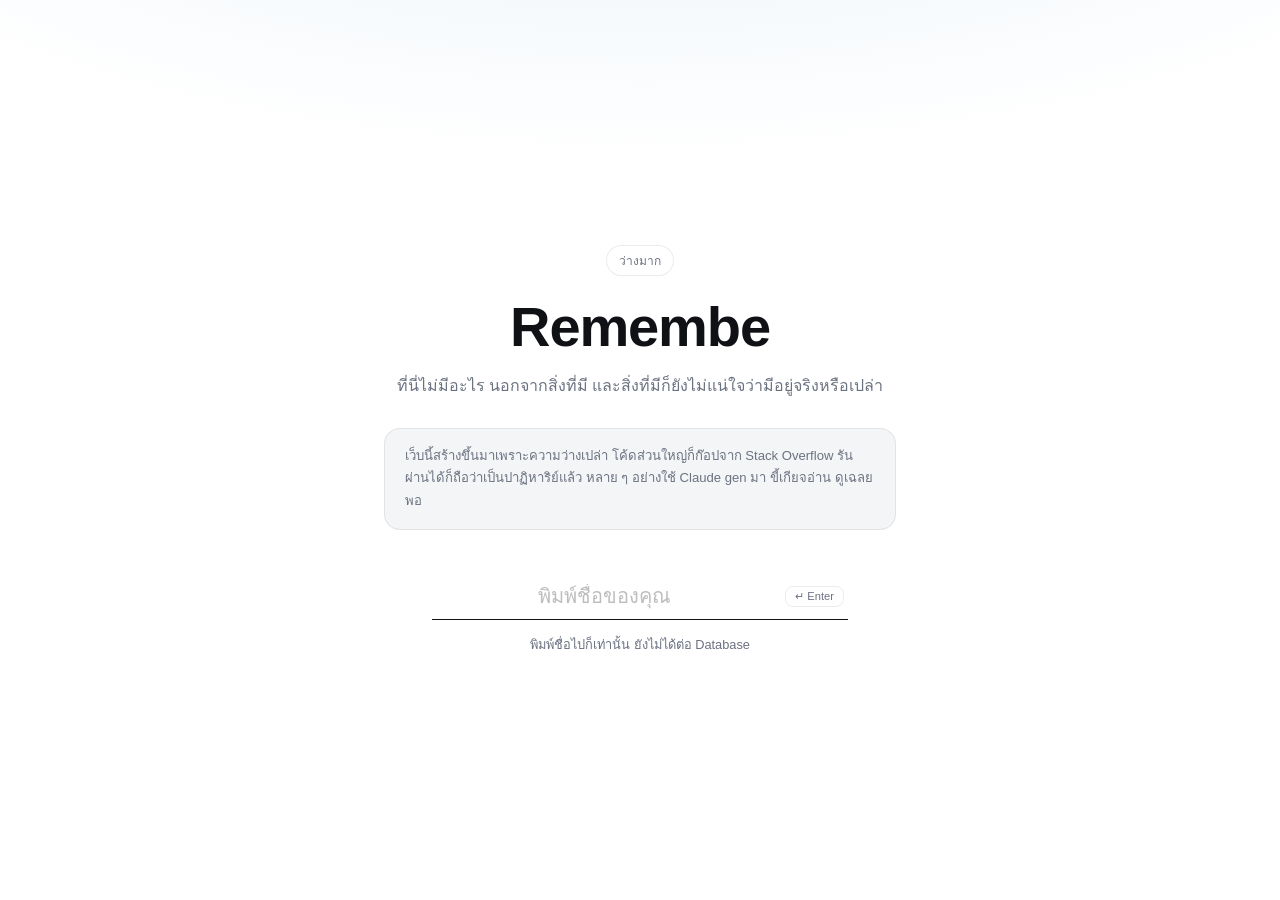
<file: index.html>
<!DOCTYPE html>
<html lang="th">
<head>
  <meta charset="UTF-8">
  <meta name="viewport" content="width=device-width, initial-scale=1.0">
  <title>Remembe</title>
  <link rel="stylesheet" href="site.css">
</head>
<body>
  <main class="gate">
    <div class="gate-inner">
      <span class="tag">ว่างมาก</span>

      <h1>Remembe</h1>
      <p class="lead">ที่นี่ไม่มีอะไร นอกจากสิ่งที่มี และสิ่งที่มีก็ยังไม่แน่ใจว่ามีอยู่จริงหรือเปล่า</p>

      <p class="disclaimer">เว็บนี้สร้างขึ้นมาเพราะความว่างเปล่า โค้ดส่วนใหญ่ก็ก๊อปจาก Stack Overflow รันผ่านได้ก็ถือว่าเป็นปาฏิหาริย์แล้ว หลาย ๆ อย่างใช้ Claude gen มา ขี้เกียจอ่าน ดูเฉลยพอ</p>

      <form class="gate-form" id="gate-form" novalidate>
        <div class="field" id="field">
          <input id="name" type="text" placeholder="พิมพ์ชื่อของคุณ" autocomplete="off" autofocus>
          <span class="enter-hint">↵ Enter</span>
        </div>
        <p class="gate-note">พิมพ์ชื่อไปก็เท่านั้น ยังไม่ได้ต่อ Database</p>
      </form>
    </div>
  </main>

  <script src="gate.js"></script>
</body>
</html>
</file>
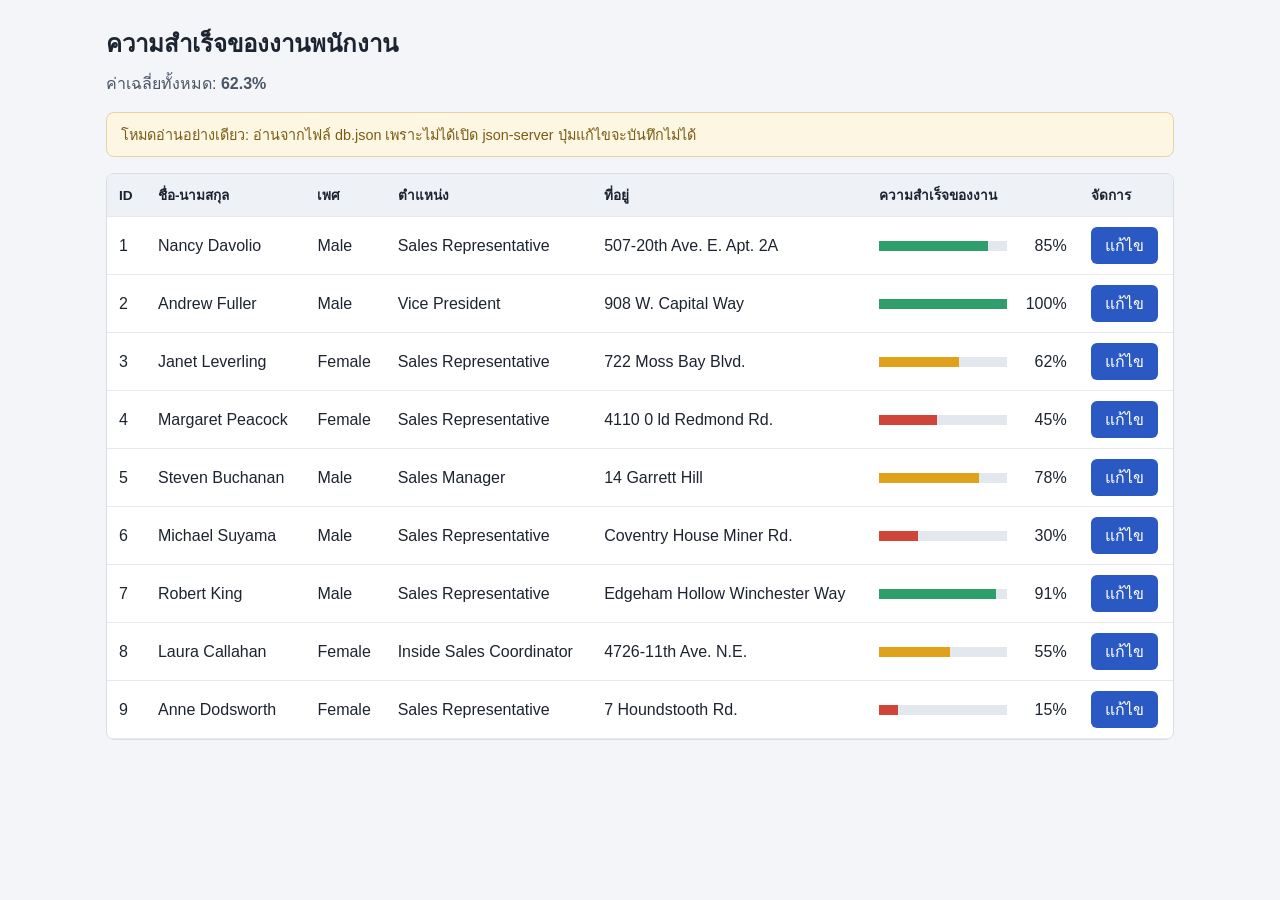
<file: exam1/solution/index.html>
<!DOCTYPE html>
<html lang="th">
<head>
  <meta charset="UTF-8">
  <meta name="viewport" content="width=device-width, initial-scale=1.0">
  <title>Employee Progress</title>
  <link rel="stylesheet" href="style.css">
</head>
<body>
  <main class="container">
    <h1>ความสำเร็จของงานพนักงาน</h1>
    <p class="summary">ค่าเฉลี่ยทั้งหมด: <strong id="avg">-</strong></p>
    <p id="status" class="status"></p>

    <div class="table-wrap">
      <table id="emp-table">
        <thead>
          <tr>
            <th>ID</th>
            <th>ชื่อ-นามสกุล</th>
            <th>เพศ</th>
            <th>ตำแหน่ง</th>
            <th>ที่อยู่</th>
            <th>ความสำเร็จของงาน</th>
            <th>จัดการ</th>
          </tr>
        </thead>
        <tbody></tbody>
      </table>
    </div>
  </main>

  <script src="app.js"></script>
</body>
</html>
</file>
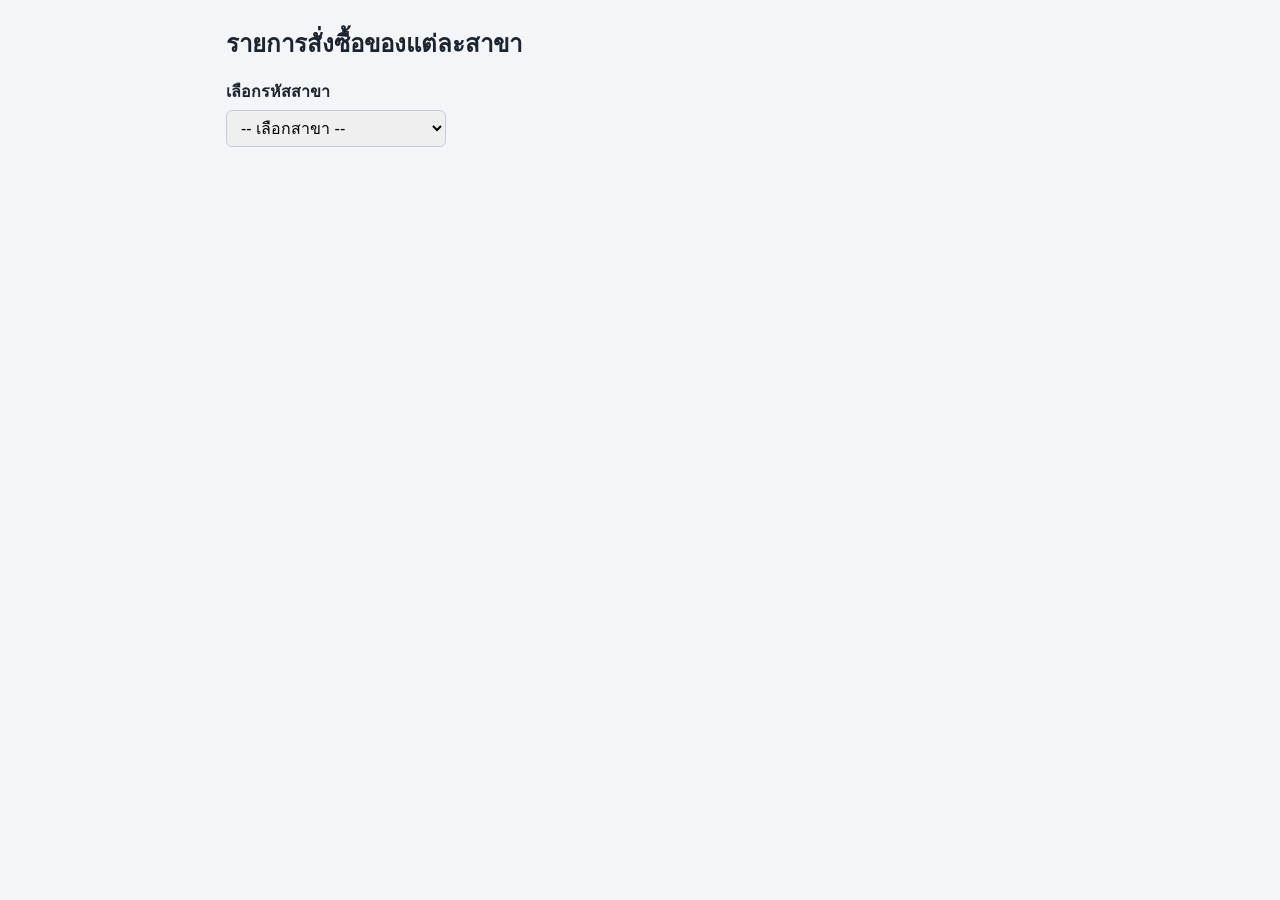
<file: exam2/solution/index.html>
<!DOCTYPE html>
<html lang="th">
<head>
  <meta charset="UTF-8">
  <meta name="viewport" content="width=device-width, initial-scale=1.0">
  <title>Branch Orders</title>
  <link rel="stylesheet" href="style.css">
</head>
<body>
  <main class="container">
    <h1>รายการสั่งซื้อของแต่ละสาขา</h1>

    <label for="branch-select">เลือกรหัสสาขา</label>
    <select id="branch-select">
      <option value="">-- เลือกสาขา --</option>
    </select>
    <p id="status" class="status"></p>

    <section id="detail" hidden>
      <dl class="info">
        <div><dt>ชื่อสาขา</dt><dd id="branchName"></dd></div>
        <div><dt>ภาค</dt><dd id="region"></dd></div>
        <div><dt>เมือง</dt><dd id="city"></dd></div>
        <div><dt>เจ้าของ</dt><dd id="owner"></dd></div>
      </dl>

      <div class="table-wrap">
        <table>
          <thead>
            <tr>
              <th>ลำดับ</th>
              <th>ประเภท</th>
              <th>ชื่อสินค้า</th>
              <th class="num">ราคา</th>
              <th class="num">จำนวน</th>
              <th class="num">ราคารวม</th>
            </tr>
          </thead>
          <tbody id="items"></tbody>
          <tfoot id="total"></tfoot>
        </table>
      </div>
    </section>
  </main>

  <script src="app.js"></script>
</body>
</html>
</file>
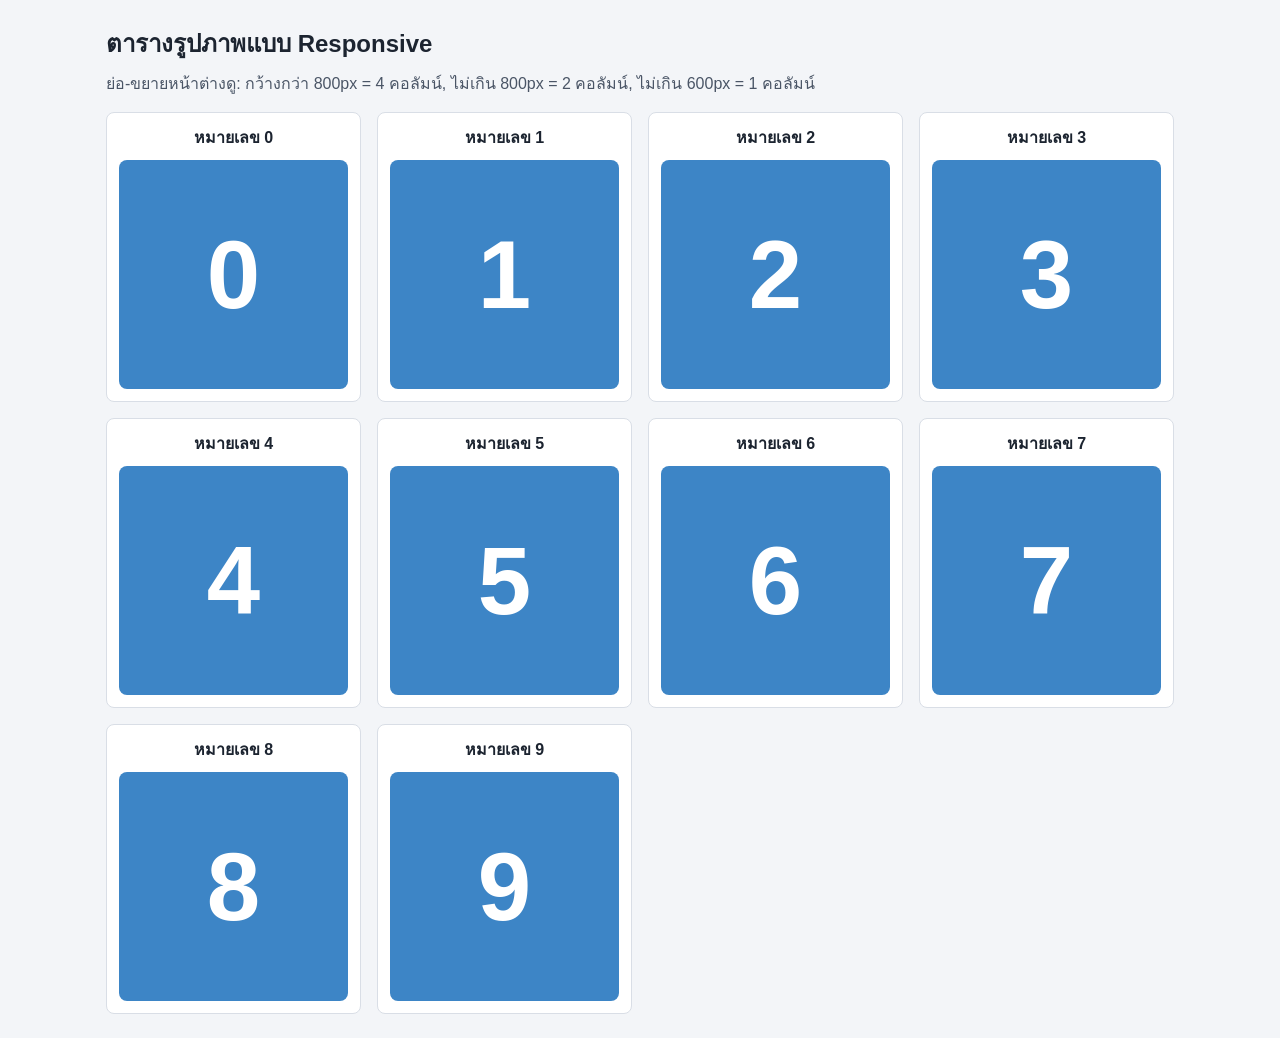
<file: exam3/solution/index.html>
<!DOCTYPE html>
<html lang="th">
<head>
  <meta charset="UTF-8">
  <meta name="viewport" content="width=device-width, initial-scale=1.0">
  <title>Responsive Grid</title>
  <link rel="stylesheet" href="style.css">
</head>
<body>
  <main class="container">
    <h1>ตารางรูปภาพแบบ Responsive</h1>
    <p class="summary">ย่อ-ขยายหน้าต่างดู: กว้างกว่า 800px = 4 คอลัมน์, ไม่เกิน 800px = 2 คอลัมน์, ไม่เกิน 600px = 1 คอลัมน์</p>

    <div id="grid" class="grid"></div>
  </main>

  <script src="app.js"></script>
</body>
</html>
</file>
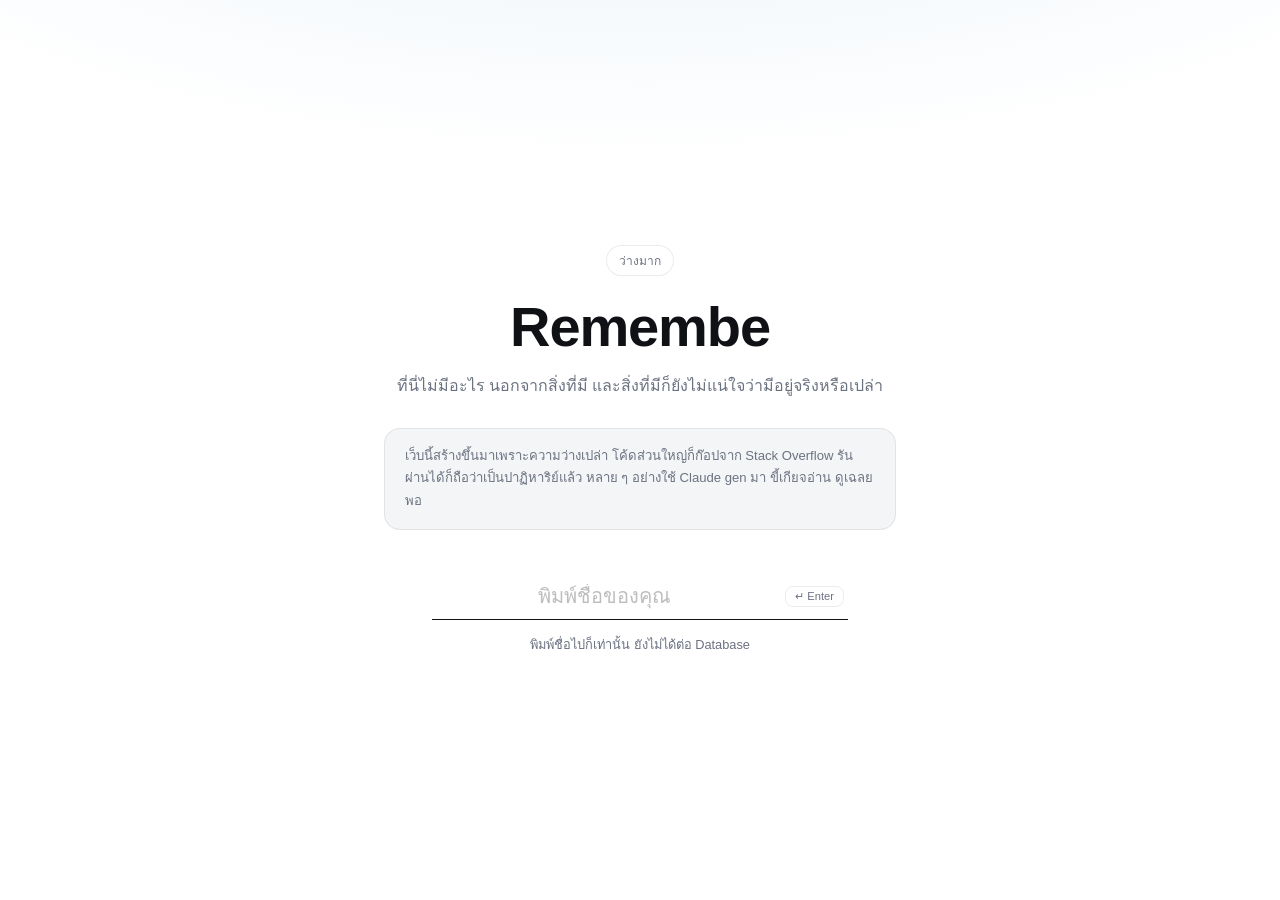
<file: exams.html>
<!DOCTYPE html>
<html lang="th">
<head>
  <meta charset="UTF-8">
  <meta name="viewport" content="width=device-width, initial-scale=1.0">
  <title>Remembe</title>
  <link rel="stylesheet" href="site.css">
  <script src="hub.js"></script>
</head>
<body>
  <nav class="nav">
    <span class="brand">Remembe</span>
    <div class="nav-links">
      <a href="#theory">Theory</a>
      <a href="#coding">Coding</a>
    </div>
    <div class="nav-right">
      <span class="who" id="who"></span>
      <button type="button" class="pill ghost" id="leave">ออก</button>
    </div>
  </nav>

  <div class="wrap">
    <header class="hero">
      <span class="tag" id="greeting">ยินดีต้อนรับ</span>
      <h1>ข้อสอบเก่า Web Programming ปีนี้</h1>
      <p>แบ่งเป็นสองส่วน คือส่วนทฤษฎี 5 ข้อ และส่วนเขียนโปรแกรม 3 ข้อ ทุกข้อเรียบเรียงขึ้นใหม่จากความจำของรุ่นพี่ อาจไม่ตรงต้นฉบับทุกคำ ส่วนทฤษฎีให้โจทย์อย่างเดียว ไม่มีเฉลย ลองคิดเองก่อน</p>
    </header>

    <section id="theory">
      <div class="section-head">
        <span class="tag">ส่วนที่ 1</span>
        <h2>Theory</h2>
        <p>5 ข้อ ไม่มีเฉลย</p>
      </div>

      <ol class="theory-list">
        <li class="q">
          <span class="q-no">1</span>
          <div class="q-body">ให้อธิบายหลักการของวิธีการในการส่งข้อมูลจาก Form ไปยัง Server แบบ GET และ POST ว่าเป็นอย่างไร รวมถึงให้อธิบายส่วนประกอบของชุดข้อมูลนั้น</div>
        </li>
        <li class="q">
          <span class="q-no">2</span>
          <div class="q-body">วาดรูป และอธิบาย Client-Server model</div>
        </li>
        <li class="q">
          <span class="q-no">3</span>
          <div class="q-body">JavaScript มีบทบาทหรือทำหน้าที่สำคัญอย่างไรต่อการพัฒนาเว็บไซต์ในฝั่ง client-side ให้อธิบาย</div>
        </li>
        <li class="q">
          <span class="q-no">4</span>
          <div class="q-body">DOM จะนำเสนอเอกสารในรูปแบบลำดับชั้นแบบ Tree ของ Object node ซึ่งประเภทของ node ใน Tree นั้นมีทั้งหมดกี่ประเภท ให้บอกถึงคุณลักษณะของ Node เหล่านั้น</div>
        </li>
        <li class="q">
          <span class="q-no">5</span>
          <div class="q-body">
            Fundamental Techniques บอกและอธิบาย หรือ Three layers of Web design
            <span class="note">รุ่นพี่จำไม่แน่ใจว่าข้อนี้ถามอันไหน อ่านเตรียมไว้ทั้งสองอย่าง</span>
          </div>
        </li>
      </ol>
    </section>

    <section id="coding">
      <div class="section-head">
        <span class="tag">ส่วนที่ 2</span>
        <h2>Coding</h2>
        <p>3 ข้อ แต่ละข้อมีโจทย์เต็มและเฉลยให้เทียบ</p>
      </div>

      <div class="cards">
        <article class="card">
          <span class="tag">ข้อ 1 · fetch + PUT</span>
          <h3>ตารางพนักงาน + กราฟความสำเร็จ</h3>
          <p>ดึงข้อมูลพนักงานจาก json-server มาแสดงเป็นตาราง พร้อมแถบกราฟตามค่า Progress และหน้าฟอร์มแก้ไขที่บันทึกกลับด้วย PUT</p>
          <div class="actions">
            <a class="pill" href="exam1/solution/index.html">ดูเฉลย</a>
            <a class="pill ghost" href="problem.html?id=1">อ่านโจทย์</a>
          </div>
        </article>

        <article class="card">
          <span class="tag">ข้อ 2 · DOM</span>
          <h3>เลือกสาขาแล้วแสดงรายการสินค้า</h3>
          <p>โหลด JSON ซ้อนสองชั้น สร้าง dropdown จากรหัสสาขา แล้ววาดตารางสินค้าพร้อมยอดรวมด้วยวิธี DOM ล้วน ห้ามใช้ innerHTML</p>
          <div class="actions">
            <a class="pill" href="exam2/solution/index.html">ดูเฉลย</a>
            <a class="pill ghost" href="problem.html?id=2">อ่านโจทย์</a>
          </div>
        </article>

        <article class="card">
          <span class="tag">ข้อ 3 · Responsive</span>
          <h3>Grid รูปภาพตามขนาดหน้าจอ</h3>
          <p>สร้างการ์ด 10 ใบด้วย DOM แล้วจัดเป็น grid ที่เปลี่ยนจำนวนคอลัมน์ตามความกว้างจอ 4 / 2 / 1 ด้วย media query</p>
          <div class="actions">
            <a class="pill" href="exam3/solution/index.html">ดูเฉลย</a>
            <a class="pill ghost" href="problem.html?id=3">อ่านโจทย์</a>
          </div>
        </article>
      </div>
    </section>

    <footer>ข้อ 1 ถ้าอยากลองกดแก้ไขและบันทึก ต้องเปิด json-server ก่อน: <code>npx json-server exam1/db.json --port 3000</code> ถ้าไม่เปิดจะดูได้อย่างเดียว</footer>
  </div>
</body>
</html>
</file>
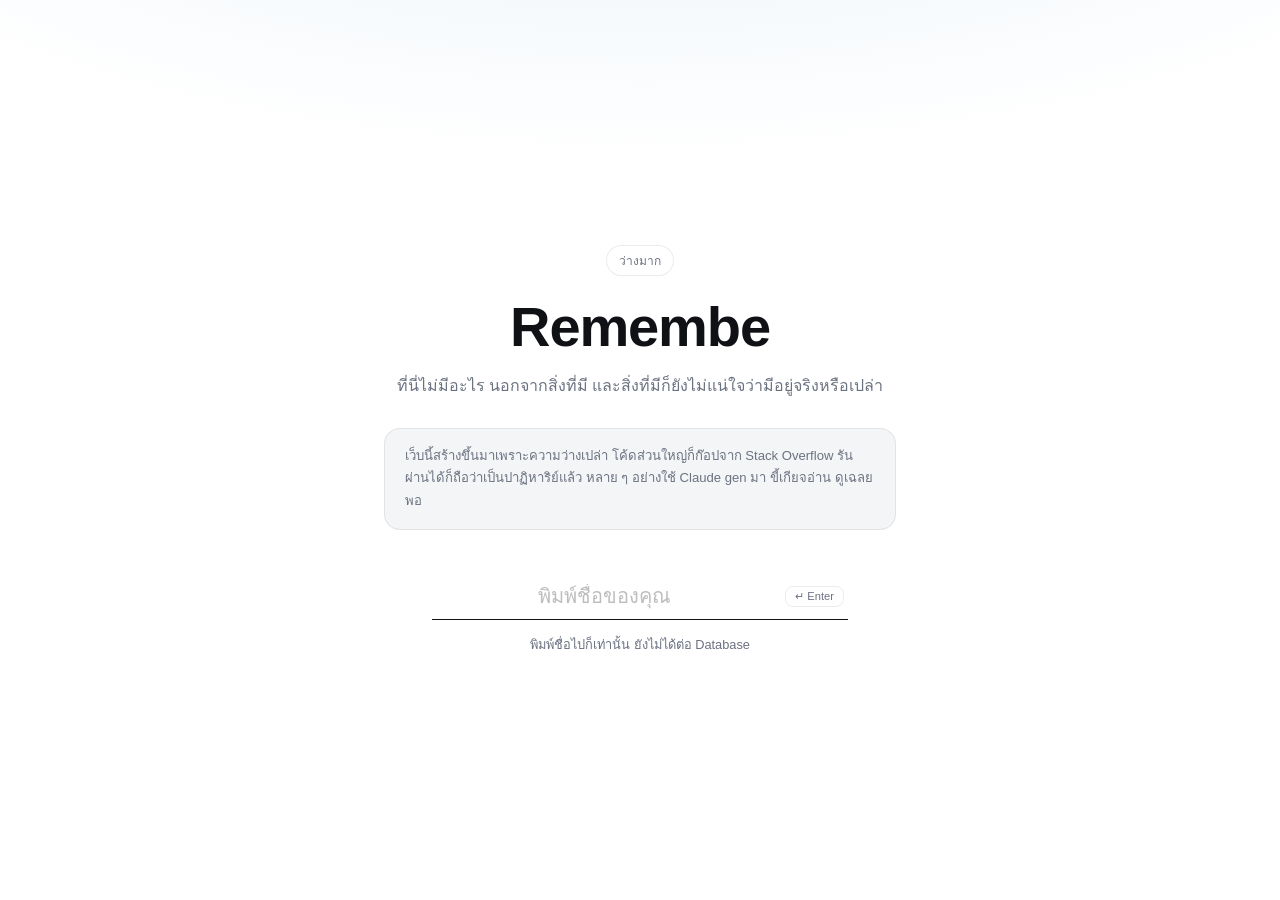
<file: problem.html>
<!DOCTYPE html>
<html lang="th">
<head>
  <meta charset="UTF-8">
  <meta name="viewport" content="width=device-width, initial-scale=1.0">
  <title>Remembe</title>
  <link rel="stylesheet" href="site.css">
  <script src="hub.js"></script>
</head>
<body>
  <nav class="nav">
    <a class="brand" href="exams.html">← Remembe</a>
    <div class="nav-right">
      <a class="pill" id="solution-link" href="#">ดูเฉลย</a>
    </div>
  </nav>

  <div class="wrap">
    <article class="paper" id="doc">
      <p class="loading">กำลังโหลดโจทย์…</p>
    </article>
  </div>

  <script src="md.js"></script>
  <script src="problem.js"></script>
</body>
</html>
</file>
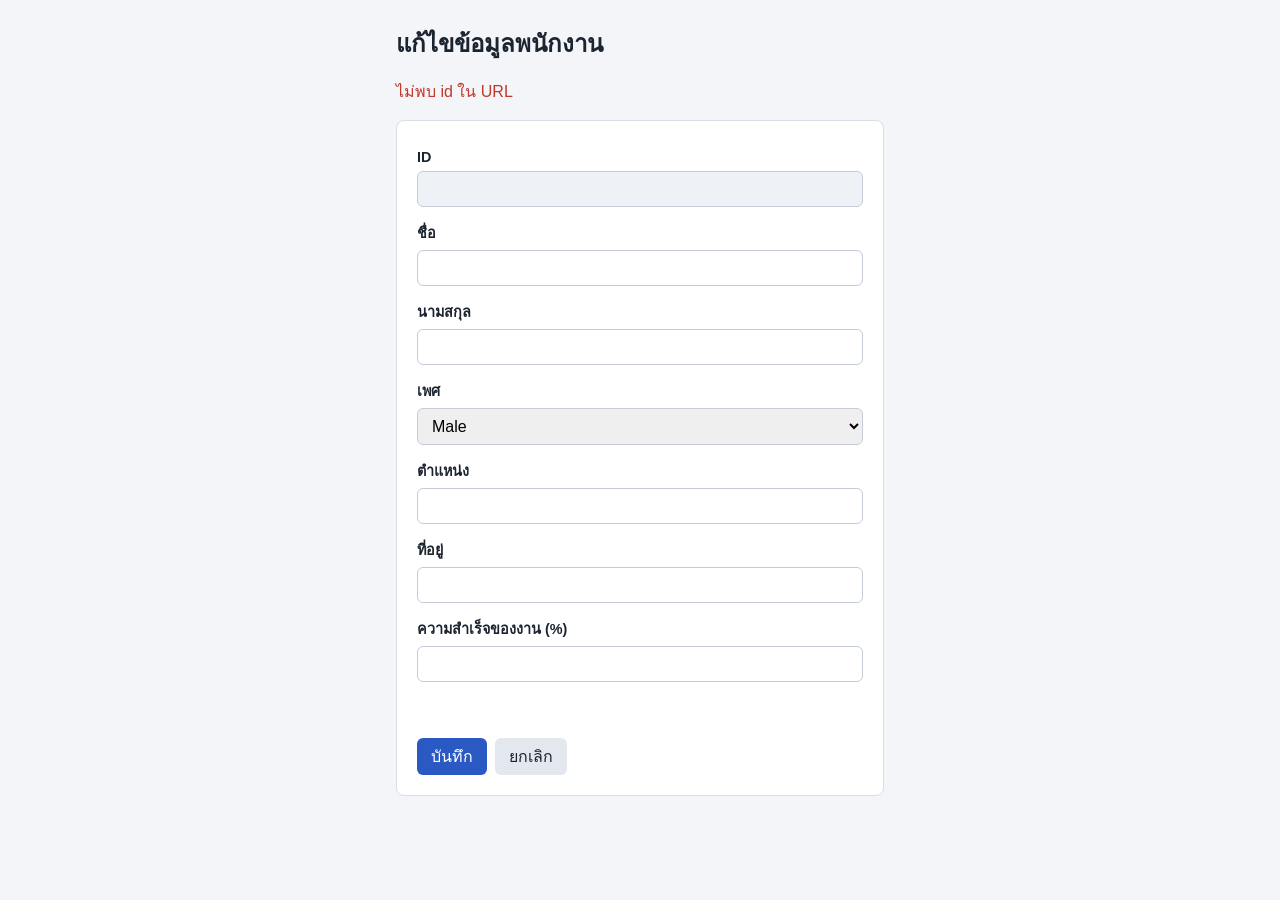
<file: exam1/solution/edit.html>
<!DOCTYPE html>
<html lang="th">
<head>
  <meta charset="UTF-8">
  <meta name="viewport" content="width=device-width, initial-scale=1.0">
  <title>Edit Employee</title>
  <link rel="stylesheet" href="style.css">
</head>
<body>
  <main class="container narrow">
    <h1>แก้ไขข้อมูลพนักงาน</h1>
    <p id="status" class="status"></p>

    <form id="edit-form" novalidate>
      <label for="empId">ID</label>
      <input id="empId" name="empId" readonly>

      <label for="FirstName">ชื่อ</label>
      <input id="FirstName" name="FirstName" required>

      <label for="LastName">นามสกุล</label>
      <input id="LastName" name="LastName" required>

      <label for="Gender">เพศ</label>
      <select id="Gender" name="Gender">
        <option value="Male">Male</option>
        <option value="Female">Female</option>
      </select>

      <label for="Position">ตำแหน่ง</label>
      <input id="Position" name="Position" required>

      <label for="Address">ที่อยู่</label>
      <input id="Address" name="Address" required>

      <label for="Progress">ความสำเร็จของงาน (%)</label>
      <input id="Progress" name="Progress" type="number" min="0" max="100" required>

      <p id="error" class="error"></p>

      <div class="actions">
        <button type="submit" class="btn">บันทึก</button>
        <a href="index.html" class="btn secondary">ยกเลิก</a>
      </div>
    </form>
  </main>

  <script src="edit.js"></script>
</body>
</html>
</file>
<file: site.css>
:root {
  --bg: #f4f5f7;
  --surface: #ffffff;
  --ink: #0f1115;
  --ink-soft: #6b7280;
  --line: rgba(15, 17, 21, .08);
  --line-strong: rgba(15, 17, 21, .16);
  --accent: #3d85c6;
  --r-pill: 999px;
  --r-lg: 24px;
  --r-md: 16px;
  --shadow: 0 1px 2px rgba(15, 17, 21, .04), 0 12px 32px rgba(15, 17, 21, .06);
  --shadow-lift: 0 2px 4px rgba(15, 17, 21, .05), 0 18px 44px rgba(15, 17, 21, .10);
}

* { box-sizing: border-box; }

html { scroll-behavior: smooth; }

body {
  margin: 0;
  min-height: 100vh;
  font-family: "Inter", "Segoe UI", Tahoma, sans-serif;
  background: var(--bg);
  color: var(--ink);
  -webkit-font-smoothing: antialiased;
}

a { color: inherit; }

h1, h2, h3 { letter-spacing: -.02em; margin: 0; }

/* ───────── ปุ่ม pill ───────── */
.pill {
  display: inline-flex;
  align-items: center;
  gap: 8px;
  padding: 10px 18px;
  border: 1px solid transparent;
  border-radius: var(--r-pill);
  background: var(--ink);
  color: #fff;
  font: inherit;
  font-size: .875rem;
  text-decoration: none;
  cursor: pointer;
  transition: transform .2s ease, box-shadow .2s ease, background .2s ease;
}
.pill:hover { transform: translateY(-2px); box-shadow: var(--shadow-lift); }

.pill.ghost {
  background: transparent;
  border-color: var(--line-strong);
  color: var(--ink);
}
.pill.ghost:hover { background: var(--surface); }

.tag {
  display: inline-block;
  padding: 5px 12px;
  border: 1px solid var(--line);
  border-radius: var(--r-pill);
  background: var(--surface);
  font-size: .75rem;
  color: var(--ink-soft);
}

/* ───────── หน้า Gate ───────── */
.gate {
  min-height: 100vh;
  display: grid;
  place-items: center;
  padding: 32px 20px;
  background:
    radial-gradient(90rem 40rem at 50% -18rem, rgba(61, 133, 198, .14), transparent 70%),
    var(--surface);
}

.gate-inner { width: 100%; max-width: 640px; text-align: center; }

.gate h1 {
  font-size: clamp(2rem, 5vw, 3.5rem);
  line-height: 1.12;
  font-weight: 700;
  margin: 20px 0 14px;
}

.gate .lead {
  margin: 0 auto 28px;
  max-width: 34rem;
  color: var(--ink-soft);
  line-height: 1.7;
}

.gate .disclaimer {
  margin: 0 auto 44px;
  max-width: 32rem;
  padding: 16px 20px;
  border: 1px solid var(--line);
  border-radius: var(--r-md);
  background: var(--bg);
  color: var(--ink-soft);
  font-size: .82rem;
  line-height: 1.75;
  text-align: left;
}

.gate-form { display: flex; flex-direction: column; align-items: center; gap: 14px; }

.field {
  display: flex;
  align-items: center;
  gap: 12px;
  width: 100%;
  max-width: 26rem;
  padding: 10px 4px;
  border-bottom: 1px solid var(--line-strong);
  transition: border-color .2s ease;
}
.field:focus-within { border-bottom-color: var(--ink); }

.field input {
  flex: 1;
  min-width: 0;
  border: 0;
  outline: none;
  background: transparent;
  font: inherit;
  font-size: 1.25rem;
  text-align: center;
  color: var(--ink);
}
.field input::placeholder { color: rgba(15, 17, 21, .28); }

.enter-hint {
  flex-shrink: 0;
  padding: 3px 9px;
  border: 1px solid var(--line);
  border-radius: 8px;
  font-size: .7rem;
  color: var(--ink-soft);
  white-space: nowrap;
}

.gate-note { margin: 0; font-size: .8rem; color: var(--ink-soft); }

/* สั่นเตือนตอนกด Enter โดยยังไม่พิมพ์ชื่อ */
.shake { animation: shake .3s ease; }
@keyframes shake {
  0%, 100% { transform: translateX(0); }
  25% { transform: translateX(-6px); }
  75% { transform: translateX(6px); }
}
@media (prefers-reduced-motion: reduce) {
  .shake { animation: none; }
  html { scroll-behavior: auto; }
  .pill:hover, .card:hover { transform: none; }
}

/* ───────── Nav ───────── */
.nav {
  position: sticky;
  top: 16px;
  z-index: 10;
  display: flex;
  align-items: center;
  justify-content: space-between;
  gap: 16px;
  width: calc(100% - 32px);
  max-width: 1080px;
  margin: 16px auto 0;
  padding: 10px 10px 10px 20px;
  border: 1px solid var(--line);
  border-radius: var(--r-pill);
  background: rgba(255, 255, 255, .82);
  backdrop-filter: blur(12px);
  box-shadow: var(--shadow);
}

.brand { font-weight: 700; font-size: .95rem; white-space: nowrap; text-decoration: none; }

.nav-links { display: flex; gap: 4px; }
.nav-links a {
  padding: 7px 14px;
  border-radius: var(--r-pill);
  font-size: .85rem;
  color: var(--ink-soft);
  text-decoration: none;
  transition: background .2s ease, color .2s ease;
}
.nav-links a:hover { background: var(--bg); color: var(--ink); }

.nav-right { display: flex; align-items: center; gap: 10px; }
.who { font-size: .85rem; color: var(--ink-soft); white-space: nowrap; }

/* ───────── โครงหน้า Hub ───────── */
.wrap { max-width: 1080px; margin: 0 auto; padding: 0 16px 80px; }

.hero { padding: 72px 0 56px; text-align: center; }
.hero h1 {
  font-size: clamp(2rem, 5vw, 3.5rem);
  line-height: 1.12;
  font-weight: 700;
  margin: 18px auto 16px;
  max-width: 20ch;
}
.hero p {
  margin: 0 auto;
  max-width: 40rem;
  color: var(--ink-soft);
  line-height: 1.7;
}

section { padding-top: 56px; scroll-margin-top: 90px; }

.section-head { margin-bottom: 28px; }
.section-head h2 {
  font-size: clamp(1.5rem, 3.4vw, 2.25rem);
  font-weight: 700;
  margin: 12px 0 8px;
}
.section-head p { margin: 0; color: var(--ink-soft); }

/* ───────── การ์ดโจทย์ theory ───────── */
.theory-list { display: grid; gap: 14px; list-style: none; margin: 0; padding: 0; }

.q {
  display: flex;
  gap: 18px;
  padding: 24px;
  border: 1px solid var(--line);
  border-radius: var(--r-md);
  background: var(--surface);
  box-shadow: var(--shadow);
}

.q-no {
  flex-shrink: 0;
  width: 34px;
  height: 34px;
  display: grid;
  place-items: center;
  border-radius: var(--r-pill);
  background: var(--bg);
  font-size: .85rem;
  font-weight: 600;
  color: var(--ink-soft);
}

.q-body { line-height: 1.75; padding-top: 4px; }
.q-body .note { display: block; margin-top: 8px; font-size: .8rem; color: var(--ink-soft); }

/* ───────── การ์ดข้อ coding ───────── */
.cards {
  display: grid;
  grid-template-columns: repeat(3, 1fr);
  gap: 16px;
}
@media (max-width: 900px) { .cards { grid-template-columns: repeat(2, 1fr); } }
@media (max-width: 620px) { .cards { grid-template-columns: 1fr; } }

.card {
  display: flex;
  flex-direction: column;
  gap: 12px;
  padding: 26px;
  border: 1px solid var(--line);
  border-radius: var(--r-lg);
  background: var(--surface);
  box-shadow: var(--shadow);
  transition: transform .2s ease, box-shadow .2s ease;
}
.card:hover { transform: translateY(-2px); box-shadow: var(--shadow-lift); }

.card h3 { font-size: 1.15rem; font-weight: 700; }
.card p { margin: 0; color: var(--ink-soft); font-size: .9rem; line-height: 1.7; }
.card .actions { display: flex; flex-wrap: wrap; gap: 8px; margin-top: auto; padding-top: 12px; }
.card .pill { font-size: .8rem; padding: 9px 16px; }

/* ───────── หน้าอ่านโจทย์ (แปลงจาก README.md) ───────── */
.paper {
  margin: 32px 0 0;
  padding: clamp(24px, 5vw, 56px);
  border: 1px solid var(--line);
  border-radius: var(--r-lg);
  background: var(--surface);
  box-shadow: var(--shadow);
  line-height: 1.8;
}

.paper h1 { font-size: clamp(1.6rem, 3.6vw, 2.25rem); margin: 0 0 20px; }
.paper h2 { font-size: 1.3rem; margin: 40px 0 14px; }
.paper h3 { font-size: 1.05rem; margin: 28px 0 10px; }
.paper p { margin: 0 0 14px; }
.paper ul, .paper ol { margin: 0 0 16px; padding-left: 22px; }
.paper li { margin-bottom: 8px; }
.paper hr { border: 0; border-top: 1px solid var(--line); margin: 36px 0; }

.paper blockquote {
  margin: 0 0 20px;
  padding: 14px 18px;
  border-left: 3px solid var(--line-strong);
  border-radius: 0 12px 12px 0;
  background: var(--bg);
  color: var(--ink-soft);
  font-size: .9rem;
}
.paper blockquote p { margin: 0 0 6px; }
.paper blockquote p:last-child { margin: 0; }

.paper code {
  padding: 2px 6px;
  border-radius: 6px;
  background: var(--bg);
  font-family: ui-monospace, "Cascadia Code", Consolas, monospace;
  font-size: .85em;
}

.paper pre {
  margin: 0 0 20px;
  padding: 18px;
  border-radius: var(--r-md);
  background: var(--ink);
  overflow-x: auto;
}
.paper pre code { padding: 0; background: transparent; color: #f4f5f7; font-size: .85rem; }

.paper .table-wrap { overflow-x: auto; margin: 0 0 20px; border: 1px solid var(--line); border-radius: var(--r-md); }
.paper table { width: 100%; border-collapse: collapse; font-size: .9rem; }
.paper th, .paper td { padding: 11px 14px; text-align: left; border-bottom: 1px solid var(--line); }
.paper tbody tr:last-child td { border-bottom: 0; }
.paper th { background: var(--bg); font-weight: 600; white-space: nowrap; }

.paper figure {
  margin: 24px 0;
  padding: 12px;
  border: 1px solid var(--line);
  border-radius: var(--r-md);
  background: var(--bg);
}
.paper figure img {
  display: block;
  width: 100%;
  height: auto;
  border-radius: 10px;
  background: var(--surface);
}
.paper figcaption {
  margin-top: 10px;
  font-size: .8rem;
  color: var(--ink-soft);
  text-align: center;
}
.img-missing {
  padding: 28px 16px;
  border: 1px dashed var(--line-strong);
  border-radius: 10px;
  font-size: .8rem;
  color: var(--ink-soft);
  text-align: center;
}

.paper a { color: var(--accent); text-underline-offset: 3px; }

.loading { color: var(--ink-soft); }

footer {
  padding: 40px 0 0;
  border-top: 1px solid var(--line);
  margin-top: 72px;
  font-size: .8rem;
  color: var(--ink-soft);
  text-align: center;
}

@media (max-width: 620px) {
  .nav { padding-left: 14px; }
  .nav-links { display: none; }
  .hero { padding: 48px 0 36px; }
}
</file>
<file: exam1/solution/style.css>
* { box-sizing: border-box; }

body {
  margin: 0;
  font-family: "Segoe UI", Tahoma, sans-serif;
  background: #f3f5f8;
  color: #1c2430;
}

.container { max-width: 1100px; margin: 0 auto; padding: 24px 16px; }
.container.narrow { max-width: 520px; }

h1 { font-size: 1.5rem; margin: 0 0 8px; }
.summary { margin: 0 0 16px; color: #4a5566; }
.status, .error { color: #c0392b; }

/* แจ้งเตือนแบบไม่ใช่ error เช่นตอนอ่านจากไฟล์เพราะไม่มี json-server */
.notice {
  margin: 0 0 16px;
  padding: 10px 14px;
  border: 1px solid #e6d3a3;
  border-radius: 8px;
  background: #fdf6e3;
  color: #7a5c14;
  font-size: 0.9rem;
}

button[disabled] { opacity: 0.5; cursor: not-allowed; }

.table-wrap { overflow-x: auto; background: #fff; border: 1px solid #d9dee6; border-radius: 8px; }
table { width: 100%; border-collapse: collapse; }
th, td { padding: 10px 12px; text-align: left; border-bottom: 1px solid #e6e9ef; white-space: nowrap; }
th { background: #eef1f6; font-size: 0.85rem; }
tbody tr:hover { background: #f8fafc; }

/* แถบกราฟ */
.progress { display: flex; align-items: center; gap: 8px; min-width: 180px; }
.bar { flex: 1; height: 10px; background: #e3e7ee; overflow: hidden; }
.fill { height: 100%; width: 0; }
.fill.high { background: #2e9e6a; }
.fill.mid  { background: #e0a21b; }
.fill.low  { background: #d0453a; }
.pct { width: 3.2em; text-align: right; font-variant-numeric: tabular-nums; }

/* ปุ่ม */
.btn {
  display: inline-block; padding: 6px 14px; border: 0; border-radius: 6px;
  background: #2b59c3; color: #fff; text-decoration: none; font: inherit; cursor: pointer;
}
.btn:hover { background: #20469c; }
.btn.secondary { background: #e3e7ee; color: #1c2430; }

/* ฟอร์ม */
form { display: flex; flex-direction: column; gap: 6px; background: #fff; padding: 20px; border: 1px solid #d9dee6; border-radius: 8px; }
label { font-weight: 600; font-size: 0.9rem; margin-top: 8px; }
input, select { padding: 8px 10px; border: 1px solid #c5ccd8; border-radius: 6px; font: inherit; }
input[readonly] { background: #eef1f6; color: #6b7686; }
.actions { display: flex; gap: 8px; margin-top: 12px; }
</file>
<file: exam2/solution/style.css>
* { box-sizing: border-box; }

body {
  margin: 0;
  font-family: "Segoe UI", Tahoma, sans-serif;
  background: #f3f5f8;
  color: #1c2430;
}

.container { max-width: 860px; margin: 0 auto; padding: 24px 16px; }
h1 { font-size: 1.5rem; margin: 0 0 16px; }
label { display: block; font-weight: 600; margin-bottom: 6px; }
select { font: inherit; padding: 8px 10px; min-width: 220px; border: 1px solid #c5ccd8; border-radius: 6px; }
.status { color: #c0392b; }

.info {
  display: grid; grid-template-columns: repeat(auto-fit, minmax(170px, 1fr)); gap: 12px;
  margin: 20px 0; padding: 16px; background: #fff; border: 1px solid #d9dee6; border-radius: 8px;
}
.info dt { font-size: 0.8rem; color: #5b6676; }
.info dd { margin: 2px 0 0; font-weight: 600; }

.table-wrap { overflow-x: auto; background: #fff; border: 1px solid #d9dee6; border-radius: 8px; }
table { width: 100%; border-collapse: collapse; }
th, td { padding: 10px 12px; text-align: left; border-bottom: 1px solid #e6e9ef; white-space: nowrap; }
th { background: #eef1f6; font-size: 0.85rem; }
.num { text-align: right; font-variant-numeric: tabular-nums; }
tfoot td { font-weight: 700; background: #f8fafc; border-bottom: 0; }
</file>
<file: exam3/solution/style.css>
* { box-sizing: border-box; }

body {
  margin: 0;
  font-family: "Segoe UI", Tahoma, sans-serif;
  background: #f3f5f8;
  color: #1c2430;
}

.container { max-width: 1100px; margin: 0 auto; padding: 24px 16px; }

h1 { font-size: 1.5rem; margin: 0 0 8px; }
.summary { margin: 0 0 16px; color: #4a5566; }

/* ตาราง grid: ค่าเริ่มต้น 4 คอลัมน์ (จอกว้างกว่า 800px) */
.grid {
  display: grid;
  grid-template-columns: repeat(4, 1fr);
  gap: 16px;
}

/* จอไม่เกิน 800px เหลือ 2 คอลัมน์ */
@media (max-width: 800px) {
  .grid { grid-template-columns: repeat(2, 1fr); }
}

/* จอไม่เกิน 600px เหลือ 1 คอลัมน์ (ต้องอยู่หลัง 800px เพื่อให้ชนะ) */
@media (max-width: 600px) {
  .grid { grid-template-columns: 1fr; }
}

/* การ์ด */
.card {
  background: #fff;
  border: 1px solid #d9dee6;
  border-radius: 8px;
  padding: 12px;
}

.card-title {
  margin: 0 0 10px;
  font-size: 1rem;
  text-align: center;
}

/* กล่องรูป: จัตุรัสเป๊ะด้วย aspect-ratio ตัวเลขอยู่กึ่งกลาง */
.thumb {
  aspect-ratio: 1;
  background: #3d85c6;
  border-radius: 8px;
  display: flex;
  align-items: center;
  justify-content: center;
  color: #fff;
  font-size: clamp(3rem, 12vw, 6rem);
  font-weight: 700;
  line-height: 1;
}
</file>
